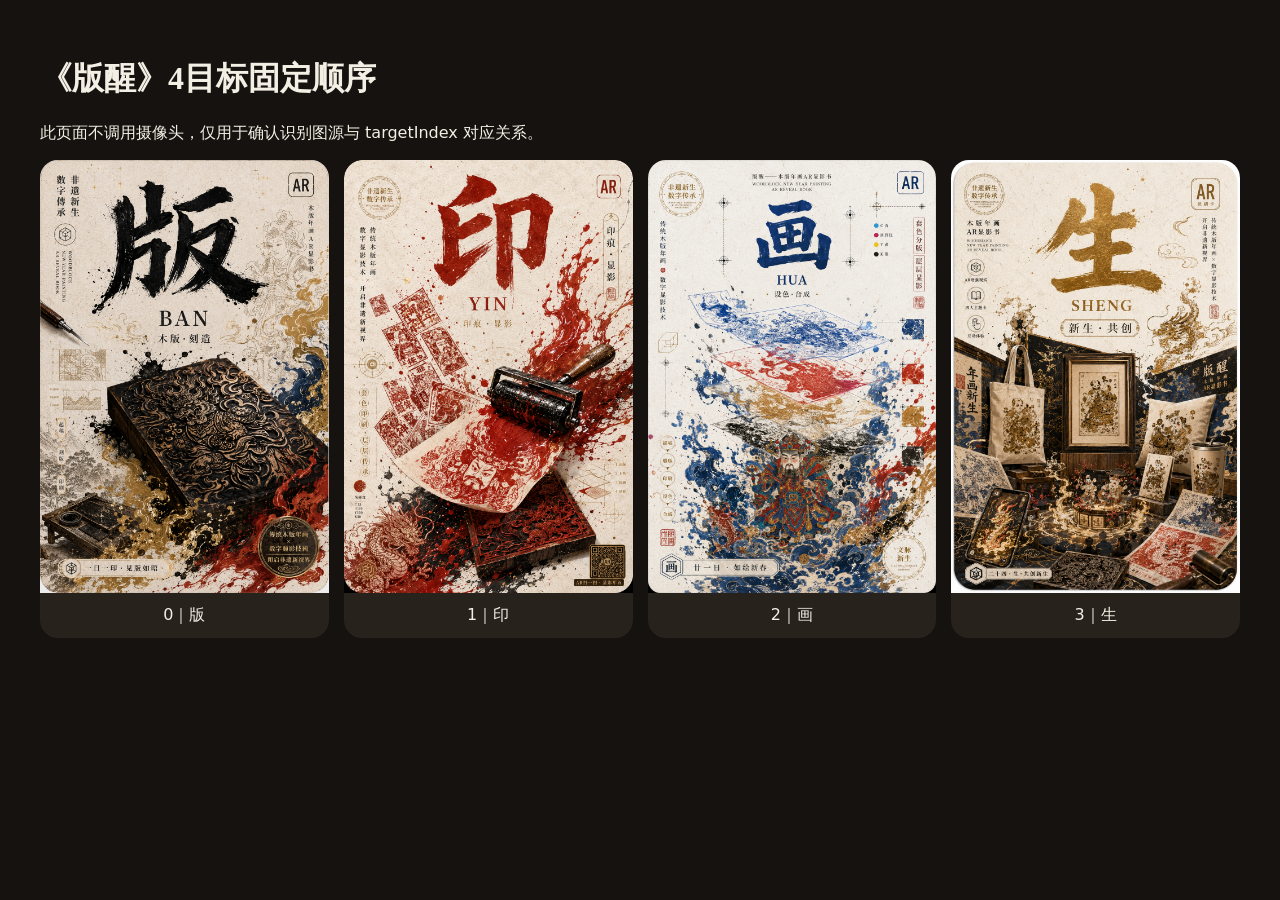
<file: preview.html>
<!doctype html>
<html lang="zh-CN">
<head>
<meta charset="utf-8">
<meta name="viewport" content="width=device-width,initial-scale=1">
<title>版醒｜识别图顺序检查</title>
<style>
body{margin:0;background:#15120f;color:#f4efe5;font-family:system-ui,"Microsoft YaHei",sans-serif}
main{max-width:1200px;margin:auto;padding:36px 20px}
h1{font-family:serif}
.grid{display:grid;grid-template-columns:repeat(4,1fr);gap:15px}
figure{margin:0;border-radius:18px;overflow:hidden;background:#28221c}
img{display:block;width:100%}
figcaption{padding:12px;text-align:center}
@media(max-width:800px){.grid{grid-template-columns:1fr 1fr}}
</style>
</head>
<body>
<main>
  <h1>《版醒》4目标固定顺序</h1>
  <p>此页面不调用摄像头，仅用于确认识别图源与 targetIndex 对应关系。</p>

  <div class="grid">
    <figure><img src="./assets/targets/00_BAN_TARGET.png"><figcaption>0｜版</figcaption></figure>
    <figure><img src="./assets/targets/01_YIN_TARGET.png"><figcaption>1｜印</figcaption></figure>
    <figure><img src="./assets/targets/02_HUA_TARGET.png"><figcaption>2｜画</figcaption></figure>
    <figure><img src="./assets/targets/03_SHENG_TARGET.png"><figcaption>3｜生</figcaption></figure>
  </div>
</main>
</body>
</html>
</file>
